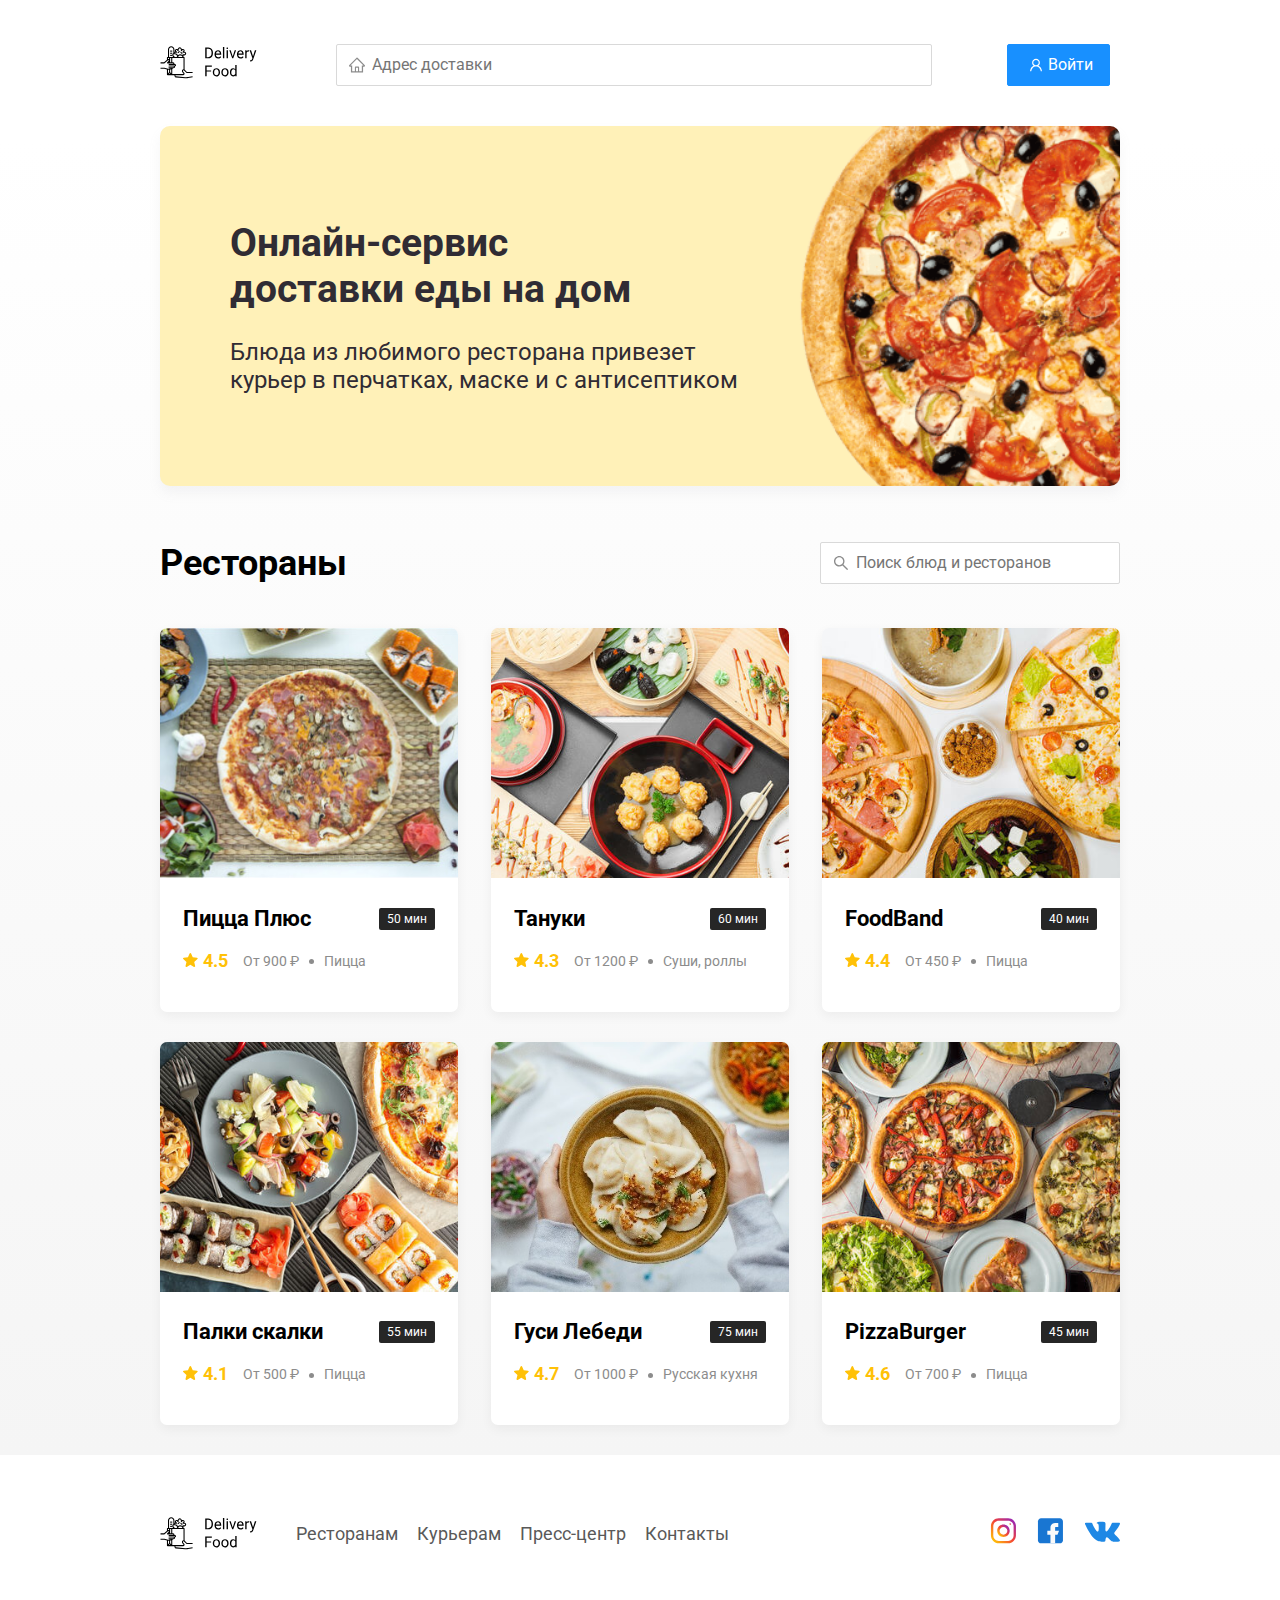
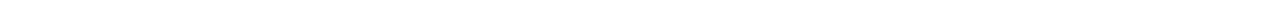
<file: index.html>
<!DOCTYPE html>
<html lang="ru">

<head>
	<meta charset="UTF-8" />
	<meta name="viewport" content="width=device-width, initial-scale=1.0" />
	<title>Delivery Food — доставка еды на дом</title>
	<link href="https://fonts.googleapis.com/css?family=Roboto:400,700&display=swap&subset=cyrillic" rel="stylesheet" />
	<link rel="stylesheet" href="css/normalize.css" />
	<link rel="stylesheet" href="css/style.css" />
	<script src="./js/auth.js" defer></script>
	<script src="./js/partners.js" defer></script>
	<script src="./js/cart.js" defer></script>
</head>

<body>
	<div class="container">
		<header class="header">
			<a class="logo">
				<img src="img/icon/logo.svg" alt="Logo" />
			</a>
			<label class="address">
				<input type="text" class="input input-address" placeholder="Адрес доставки" />
			</label>
			<div class="buttons">
				<span class="user-name"></span>
				<button class="button button-primary button-auth">
					<span class="button-auth-svg"></span>
					<span class="button-text">Войти</span>
				</button>
				<button class="button button-cart" id="cart-button">
					<span class="button-cart-svg"></span>
					<span class="button-text">Корзина</span>
				</button>
				<button class="button button-primary button-out">
					<span class="button-text">Выйти</span>
					<span class="button-out-svg"></span>
				</button>
			</div>
		</header>
	</div>
	<!-- /.container  -->

	<main class="main">
		<div class="container">
			<section class="container-promo">
				<section class="promo pizza">
					<h1 class="promo-title">Онлайн-сервис <br />доставки еды на дом</h1>
					<p class="promo-text">
						Блюда из любимого ресторана привезет курьер в перчатках, маске и с антисептиком
					</p>
				</section>
				<!-- <section class="promo kebab">
					<h1 class="promo-title">Шашлыки на майские <br> со скидкой 35%</h1>
					<p class="promo-text">
						Закажите шашлыки в любом ресторане до 10 мая и получите скидку по промокоду OMAGAD
					</p>
				</section>
				<section class="promo vegetables">
					<h1 class="promo-title">Скидка 20% на всю еду <br> по промокоду LOVE.JS</h1>
					<p class="promo-text">
						Блюдо из ресторана привезут вместе с двумя подарочными книгами по фронтенду
					</p>
				</section>
				<section class="promo sushi">
					<h1 class="promo-title">Сеты со скидкой до 30% <br> в ресторанах</h1>
					<p class="promo-text">
						Скидки на сеты до 30 мая по промокоду DADADA
					</p>
				</section> -->
			</section>
			<section class="restaurants">
				<div class="section-heading">
					<h2 class="section-title">Рестораны</h2>
					<label class="search">
						<input type="text" class="input input-search" placeholder="Поиск блюд и ресторанов" />
					</label>
				</div>
				<div class="cards cards-restaurants">

				</div>
				<!-- /.cards -->
			</section>
		</div>
		<!-- /.container -->
	</main>

	<footer class="footer">
		<div class="container">
			<div class="footer-block">
				<img src="img/icon/logo.svg" alt="logo" class="logo footer-logo" />
				<nav class="footer-nav">
					<a href="#" class="footer-link">Ресторанам </a>
					<a href="#" class="footer-link">Курьерам</a>
					<a href="#" class="footer-link">Пресс-центр</a>
					<a href="#" class="footer-link">Контакты</a>
				</nav>
				<div class="social-links">
					<a href="#" class="social-link"><img src="img/social/instagram.svg" alt="instagram" /></a>
					<a href="#" class="social-link"><img src="img/social/fb.svg" alt="facebook" /></a>
					<a href="#" class="social-link"><img src="img/social/vk.svg" alt="vk" /></a>
				</div>
				<!-- /.social-links -->
			</div>
			<!-- /.footer-block -->
		</div>
	</footer>

	<div class="modal modal-cart">
		<div class="modal-dialog">
			<div class="modal-header">
				<h3 class="modal-title">Корзина</h3>
				<button class="close">&times;</button>
			</div>
			<!-- /.modal-header -->
			<div class="modal-body">
				<div class="food-row">
					<span class="food-name">Ролл угорь стандарт</span>
					<strong class="food-price">250 ₽</strong>
					<div class="food-counter">
						<button class="counter-button">-</button>
						<span class="counter">1</span>
						<button class="counter-button">+</button>
					</div>
				</div>
				<!-- /.foods-row -->
				<div class="food-row">
					<span class="food-name">Ролл угорь стандарт</span>
					<strong class="food-price">250 ₽</strong>
					<div class="food-counter">
						<button class="counter-button">-</button>
						<span class="counter">1</span>
						<button class="counter-button">+</button>
					</div>
				</div>
				<!-- /.foods-row -->
				<div class="food-row">
					<span class="food-name">Ролл угорь стандарт</span>
					<strong class="food-price">250 ₽</strong>
					<div class="food-counter">
						<button class="counter-button">-</button>
						<span class="counter">1</span>
						<button class="counter-button">+</button>
					</div>
				</div>
				<!-- /.foods-row -->
				<div class="food-row">
					<span class="food-name">Ролл угорь стандарт</span>
					<strong class="food-price">250 ₽</strong>
					<div class="food-counter">
						<button class="counter-button">-</button>
						<span class="counter">1</span>
						<button class="counter-button">+</button>
					</div>
				</div>
				<!-- /.foods-row -->
			</div>
			<!-- /.modal-body -->
			<div class="modal-footer">
				<span class="modal-pricetag">1250 ₽</span>
				<div class="footer-buttons">
					<button class="button button-primary">Оформить заказ</button>
					<button class="button clear-cart">Отмена</button>
				</div>
			</div>
			<!-- /.modal-footer -->
		</div>
		<!-- /.modal-dialog -->
	</div>

	<div class="modal-auth">
		<div class="modal-dialog modal-dialog-auth">
			<button class="close-auth">&times;</button>
			<form id="logInForm">
				<fieldset class="modal-body">
					<legend class="modal-title">Авторизация</legend>
					<label class="label-auth">
						<span>Логин</span>
						<input id="login" type="text">
					</label>
					<label class="label-auth">
						<span>Пароль</span>
						<input id="password" type="password">
					</label>
				</fieldset>
				<!-- /.modal-body -->
				<div class="modal-footer">
					<div class="footer-buttons">
						<button class="button button-primary button-login" type="submit">Войти</button>
					</div>
				</div>
			</form>
			<!-- /.modal-footer -->
		</div>
		<!-- /.modal-dialog -->
	</div>
</body>

</html>
</file>
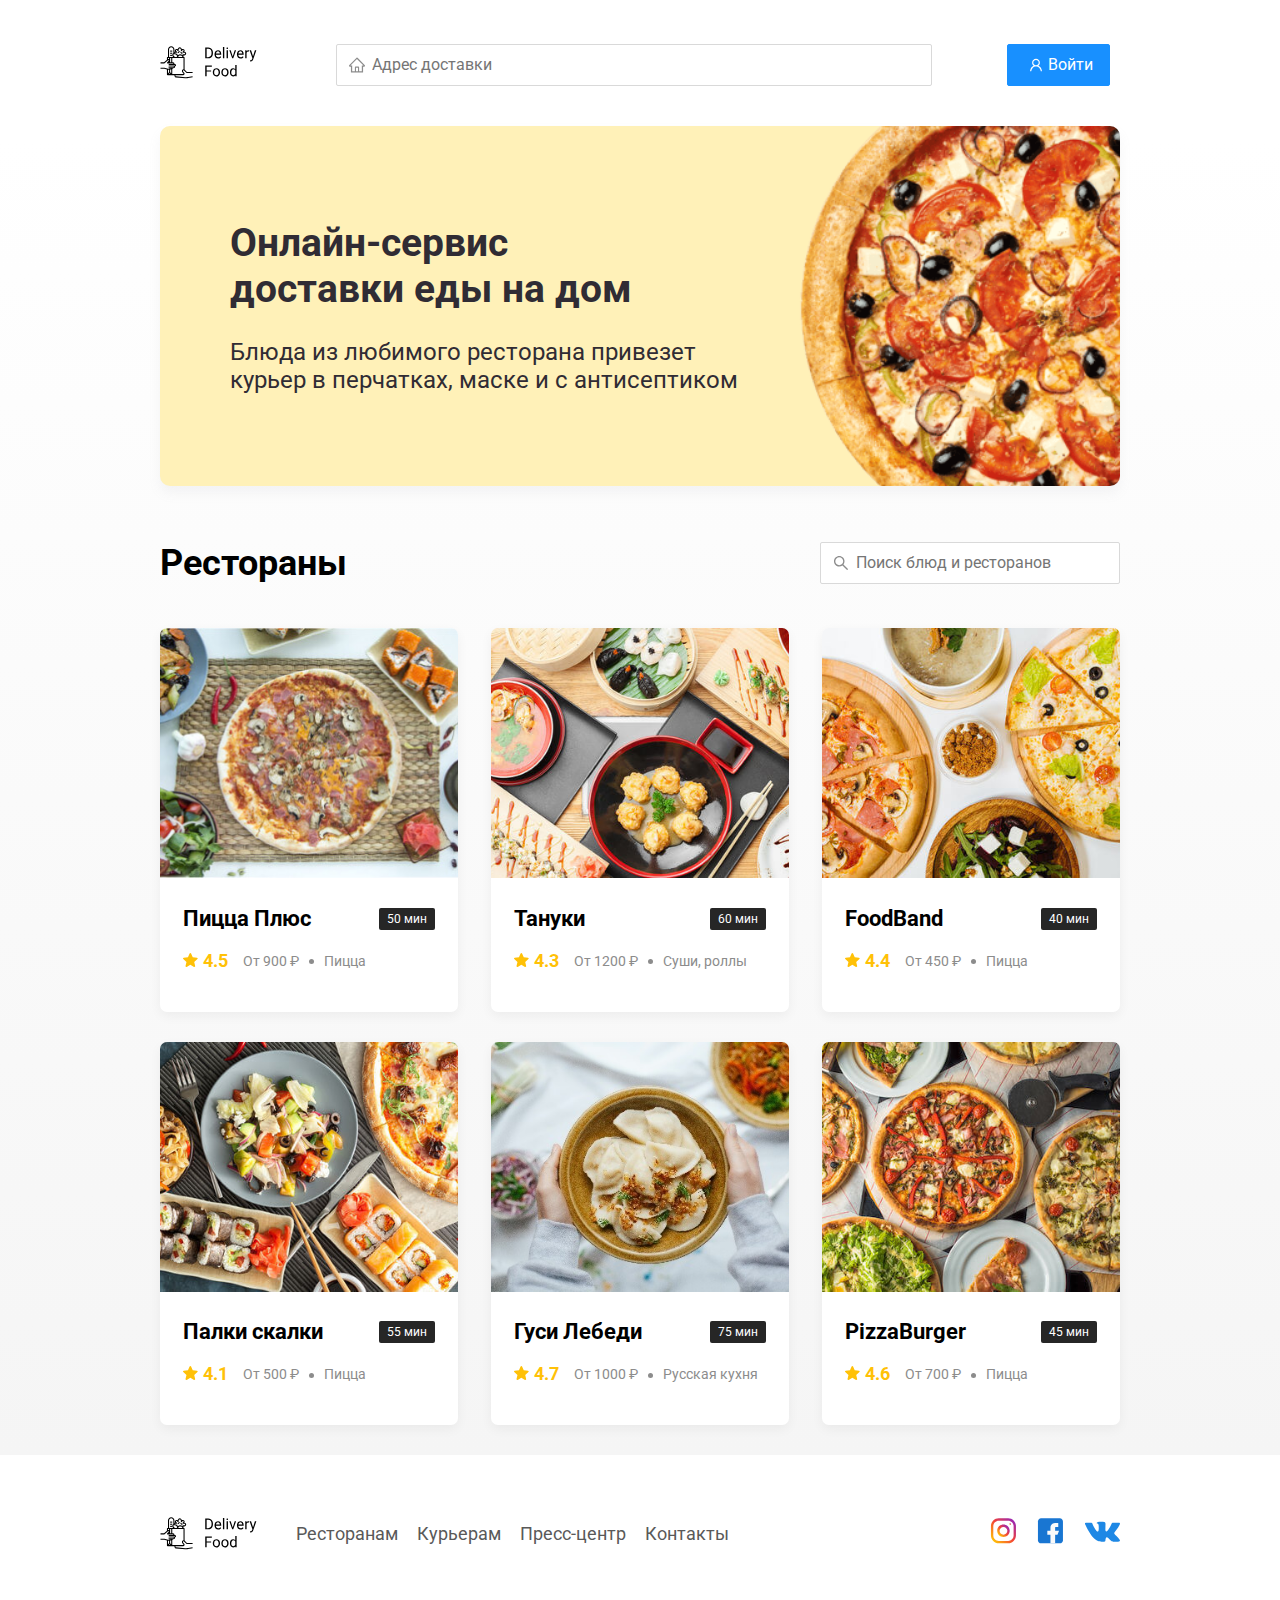
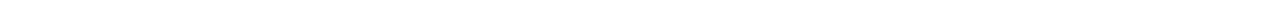
<file: restaurant.html>
<!DOCTYPE html>
<html lang="ru">

<head>
	<meta charset="UTF-8" />
	<meta name="viewport" content="width=device-width, initial-scale=1.0" />
	<title>PizzaBurger — доставка еды на дом</title>
	<link href="https://fonts.googleapis.com/css?family=Roboto:400,700&display=swap&subset=cyrillic" rel="stylesheet" />
	<link rel="stylesheet" href="css/normalize.css" />
	<link rel="stylesheet" href="css/style.css" />
	<script src="./js/auth.js" defer></script>
	<script src="./js/menu.js" defer></script>
	<script src="./js/cart.js" defer></script>
</head>

<body>
	<div class="container">
		<header class="header">
			<a href="index.html" class="logo">
				<img src="img/icon/logo.svg" alt="Logo" />
			</a>
			<label class="address">
				<input type="text" class="input input-address" placeholder="Адрес доставки" />
			</label>
			<div class="buttons">
				<span class="user-name"></span>
				<button class="button button-primary button-auth">
					<span class="button-auth-svg"></span>
					<span class="button-text">Войти</span>
				</button>
				<button class="button button-cart" id="cart-button">
					<span class="button-cart-svg"></span>
					<span class="button-text">Корзина</span>
				</button>
				<button class="button button-primary button-out">
					<span class="button-text">Выйти</span>
					<span class="button-out-svg"></span>
				</button>
			</div>
		</header>
	</div>
	<!-- /.container  -->

	<main class="main">
		<div class="container">
			<section class="menu">
				<div class="section-heading">
					<h2 class="section-title restaurant-title">Пицца Плюс</h2>
					<div class="card-info">
						<div class="rating">
							4.5
						</div>
						<div class="price">От 900 ₽</div>
						<div class="category">Пицца</div>
					</div>
					<!-- /.card-info -->
				</div>
				<div class="cards cards-menu">

				</div>
				<!-- /.cards -->
			</section>
		</div>
		<!-- /.container -->
	</main>

	<footer class="footer">
		<div class="container">
			<div class="footer-block">
				<img src="img/icon/logo.svg" alt="logo" class="logo footer-logo" />
				<nav class="footer-nav">
					<a href="#" class="footer-link">Ресторанам </a>
					<a href="#" class="footer-link">Курьерам</a>
					<a href="#" class="footer-link">Пресс-центр</a>
					<a href="#" class="footer-link">Контакты</a>
				</nav>
				<div class="social-links">
					<a href="#" class="social-link"><img src="img/social/instagram.svg" alt="instagram" /></a>
					<a href="#" class="social-link"><img src="img/social/fb.svg" alt="facebook" /></a>
					<a href="#" class="social-link"><img src="img/social/vk.svg" alt="vk" /></a>
				</div>
				<!-- /.social-links -->
			</div>
			<!-- /.footer-block -->
		</div>
	</footer>

	<div class="modal modal-cart">
		<div class="modal-dialog">
			<div class="modal-header">
				<h3 class="modal-title">Корзина</h3>
				<button class="close">&times;</button>
			</div>
			<!-- /.modal-header -->
			<div class="modal-body">

			</div>
			<!-- /.modal-body -->
			<div class="modal-footer">
				<span class="modal-pricetag">1250 ₽</span>
				<div class="footer-buttons">
					<button class="button button-primary">Оформить заказ</button>
					<button class="button clear-cart">Отмена</button>
				</div>
			</div>
			<!-- /.modal-footer -->
		</div>
		<!-- /.modal-dialog -->
	</div>

	<div class="modal-auth">
		<div class="modal-dialog modal-dialog-auth">
			<button class="close-auth">&times;</button>
			<form id="logInForm">
				<fieldset class="modal-body">
					<legend class="modal-title">Авторизация</legend>
					<label class="label-auth">
						<span>Логин</span>
						<input id="login" type="text">
					</label>
					<label class="label-auth">
						<span>Пароль</span>
						<input id="password" type="password">
					</label>
				</fieldset>
				<!-- /.modal-body -->
				<div class="modal-footer">
					<div class="footer-buttons">
						<button class="button button-primary button-login" type="submit">Войти</button>
					</div>
				</div>
			</form>
			<!-- /.modal-footer -->
		</div>
		<!-- /.modal-dialog -->
	</div>
</body>

</html>
</file>
<file: css/style.css>
* {
    box-sizing: border-box;
}

body {
    font-family: "Roboto", sans-serif;
    padding-top: 44px;
}

a,
button {
    cursor: pointer;
    color: inherit;
}

.hide {
    display: none;
}

.container {
    max-width: 1200px;
    margin: auto;
}

.header {
    display: flex;
    align-items: center;
    justify-content: space-between;
    margin-bottom: 40px;
}

.input {
    background-color: #ffffff;
    border: 1px solid #d9d9d9;
    border-radius: 2px;
    font-size: 16px;
    line-height: 24px;
    padding: 8px 8px 8px 35px;
    background-repeat: no-repeat;
    background-position: left 11px center;
}

.address {
    flex: 0.8;
}

.input-address {
    width: 100%;
    background-image: url(../img/icon/home.svg);
}

.search {
    margin-left: auto;
}

.input-search {
    width: 300px;
    background-image: url(../img/icon/search.svg);

}

.buttons {
    display: flex;
    align-items: center;
}

.button {
    display: flex;
    align-items: center;
    padding: 8px 16px;
    background: #ffffff;
    border: 1px solid #d9d9d9;
    box-sizing: border-box;
    box-shadow: 0 0 2px rgba(0, 0, 0, 0.0015);
    border-radius: 2px;
    color: #595959;
    font-size: 16px;
    line-height: 24px;
}

.button:hover {
    background: #1890ff;
    border: 1px solid #1890ff;
    color: #fff;
}


.button-primary {
    background: #1890ff;
    border: 1px solid #1890ff;
    color: #fff;
    margin-right: 10px;
}

.button-primary:hover {
    background: #ffffff;
    border: 1px solid #d9d9d9;
    color: #595959;
}

.button-icon {
    margin-right: 6px;
}

.button-card-text {
    margin-right: 10px;
}

.button-auth {
    background-position: 20px 13px;
}

.button-primary .button-auth-svg {
    width: 24px;
    height: 24px;
    background-color: #fff;
    -webkit-mask: url("../img/icon/user.svg") no-repeat 50% 50%;
    mask: url("../img/icon/user.svg") no-repeat 50% 50%;
    background-repeat: no-repeat;
}

.button-primary:hover .button-auth-svg {
    background-color: #595959;
}

.button .button-cart-svg {
    width: 24px;
    height: 24px;
    background-color: #595959;
    -webkit-mask: url("../img/icon/shopping-cart.svg") no-repeat 50% 50%;
    mask: url("../img/icon/shopping-cart.svg") no-repeat 50% 50%;
    background-repeat: no-repeat;
}

.button-primary .button-cart-svg {
    background-color: #fff;
}

.button:hover .button-cart-svg {
    background-color: #fff;
}

.button-primary:hover .button-cart-svg {
    background-color: #595959;
}

.button-cart {
    display: none;
    margin: 0 5px;
}

.button-out {
    display: none;
    margin: 0 5px;
}

.user-name {
    display: none;
    margin-right: 20px;
    font-weight: bold;
    font-size: 18px;
}

.promo-slider {

    width: 600px;
    height: 300px;

}

.promo {
    box-shadow: 0 7px 12px rgba(158, 158, 163, 0.1);
    border-radius: 10px;
    padding: 68px 70px;
    margin-bottom: 56px;
}

.pizza {
    background: #fff1b8 url(../img/promo/pizza.png) no-repeat top -100px right -250px / 830px
}

.kebab {
    background: #D6E4FF url(../img/promo/kebab.png) no-repeat top 45px right 40px / 450px;
}

.vegetables {
    background: #FFF566 url(../img/promo/vegetables.png) no-repeat top 0 right 0 / 825px
}

.sushi {
    background: #FFF1F0 url(../img/promo/sushi.png) no-repeat top 10px right 15px / 500px
}

.promo-title {
    font-style: normal;
    font-weight: bold;
    font-size: 39px;
    line-height: 46px;
    color: #302c34;
}

.promo-text {
    font-style: normal;
    font-weight: normal;
    font-size: 24px;
    line-height: 28px;
    color: #302c34;
    max-width: 538px;
}

.main {
    background: linear-gradient(180deg, rgba(245, 245, 245, 0) 1.04%, #f5f5f5 100%);
}

.section-heading {
    display: flex;
    align-items: center;
    margin-bottom: 44px;
}

.section-title {
    font-style: normal;
    font-weight: bold;
    font-size: 36px;
    line-height: 42px;
    margin: 0 30px 0 0;
    color: #000000;
}

.cards {
    display: flex;
    align-items: flex-start;
    justify-content: space-between;
    flex-wrap: wrap;
}

.card {
    background: #ffffff;
    box-shadow: 0 4px 12px rgba(0, 0, 0, 0.05);
    border-radius: 7px;
    overflow: hidden;
    margin-bottom: 30px;
    flex-basis: 31%;
    text-decoration: none;

}

.card-restaurant {
    cursor: pointer
}

.card-image {
    width: 100%;
    height: 250px;
    object-fit: cover;
}


.card-text {
    padding: 20px 23px 35px;
    min-height: 275px;
    display: flex;
    flex-direction: column;
}



.restaurants .card-text {
    min-height: auto;
}

.card-heading {
    display: flex;
    align-items: center;
    justify-content: space-between;
    margin-bottom: 10px;
}

.card-title {
    margin: 0;
    font-style: normal;
    font-weight: bold;
    font-size: 22px;
    line-height: 32px;
}

.card-title-reg {
    font-weight: 400;
}

.card-tag {
    font-style: normal;
    font-weight: normal;
    font-size: 12px;
    line-height: 20px;
    color: #ffffff;
    background: #262626;
    border-radius: 2px;
    padding: 1px 8px;
}

.card-info {
    display: flex;
    align-items: center;
    flex-wrap: wrap;
}

.card-buttons {
    display: flex;
    margin-top: 24px;
    flex-grow: 1;
    align-items: flex-end;
}

.card-price-bold {
    font-weight: bold;
    font-size: 20px;
    line-height: 32px;
    margin-left: 30px;
}

.rating {
    background-image: url("../img/icon/rating.svg");
    background-repeat: no-repeat;
    background-position: 0 7px;
    padding-left: 20px;
    margin-right: 26px;
    color: #ffc107;
    font-weight: bold;
    font-size: 18px;
    line-height: 32px;
}

.price,
.category {
    color: #8c8c8c;
    font-size: 18px;
    line-height: 32px;
}

.price {
    margin-right: 10px;
}

.ingredients {
    color: #8c8c8c;
    font-size: 18px;
    line-height: 21px;
}

.category {
    text-overflow: ellipsis;
    overflow: hidden;
    white-space: nowrap;
    max-width: 150px;
}

.price:after {
    content: "";
    width: 5px;
    height: 5px;
    background-color: #8c8c8c;
    display: inline-block;
    vertical-align: middle;
    border-radius: 50%;
    margin-left: 10px;
}

.footer {
    padding: 60px 0;
}

.footer-block {
    display: flex;
    align-items: center;
    justify-content: space-between;
}

.footer-nav {
    margin-left: 35px;
    margin-right: auto;
}

.footer-link {
    display: inline-block;
    color: #595959;
    font-style: normal;
    font-weight: normal;
    font-size: 18px;
    line-height: 21px;
    text-decoration: none;
}

.footer-link:not(:last-child) {
    margin-right: 15px;
}

.social-links {
    display: flex;
    align-items: center;
}

.social-link:not(:last-child) {
    margin-right: 21px;
}

.modal {
    position: fixed;
    left: 0;
    top: 0;
    width: 100%;
    height: 100%;
    background: rgba(0, 0, 0, 0.4);
    display: none;
    z-index: 999;
}

.modal-auth {
    position: fixed;
    left: 0;
    top: 0;
    width: 100%;
    height: 100%;
    background: rgba(0, 0, 0, 0.4);
    display: none;
    z-index: 999;
}

.is-open {
    display: flex;
}

.modal-dialog {
    max-width: 780px;
    width: 95%;
    background: #ffffff;
    border-radius: 5px;
    margin: auto;
    padding: 40px 45px;
}

.modal-dialog input::placeholder{
    color: red;
}

.modal-dialog-auth {
    width: auto;
    position: relative;
}

.label-auth {
    display: block;
    margin: 30px;
}

.label-auth span {
    width: 80px;
    display: inline-block;
}

.modal-header {
    display: flex;
    align-items: center;
    justify-content: space-between;
    margin-bottom: 45px;
}

.modal-title {
    margin: 0;
    font-weight: bold;
    font-size: 36px;
    line-height: 42px;
}

.close {
    font-size: 36px;
    border: none;
    background-color: transparent;
}

.close-auth {
    font-size: 36px;
    border: none;
    background-color: transparent;
    position: absolute;
    top: 10px;
    right: 20px;
}

.modal-body {
    margin-bottom: 22px;
}

.food-row {
    display: flex;
    align-items: flex-start;
    justify-content: space-between;
    padding-bottom: 8px;
    border-bottom: 1px solid #d9d9d9;
    margin-bottom: 15px;
}

.food-name {
    font-weight: normal;
    font-size: 18px;
    line-height: 32px;
}

.food-price {
    margin-left: auto;
    margin-right: 47px;
    font-weight: bold;
    font-size: 20px;
    line-height: 32px;
}

.food-counter {
    display: flex;
    align-items: center;
}

.counter-button {
    display: flex;
    align-items: center;
    justify-content: center;
    width: 39px;
    height: 32px;
    background: #ffffff;
    border: 1px solid #40a9ff;
    box-sizing: border-box;
    border-radius: 2px;
    font-weight: normal;
    font-size: 14px;
    line-height: 22px;
    color: #40a9ff;
}

.counter-button:hover {
    background: #40a9ff;
    border: 1px solid #ffffff;
    color: #ffffff;
}

.counter {
    font-size: 16px;
    line-height: 24px;
    margin-left: 10px;
    margin-right: 10px;
}

.modal-footer {
    display: flex;
    align-items: center;
    justify-content: space-between;
}

.modal-auth .modal-footer {
    justify-content: flex-end;
}

.footer-buttons {
    display: flex;
    align-items: center;
}

.modal-pricetag {
    background: #262626;
    border-radius: 5px;
    color: #ffffff;
    padding: 15px 20px;
    font-size: 20px;
    line-height: 23px;
}

@media (max-width: 1366px) {
    .container {
        max-width: 960px;
    }

    .pizza {
        background-position: center right -300px;
        background-size: 750px;
    }


    .kebab {
        background-position: top -5px right -93px;
        background-size: 530px;
    }

    .vegetables {
        background-position: top 0 right -93px;
        background-size: 820px;
    }

    .sushi {
        background-position: center right -90px;
    }

    .rating {
        margin-right: 15px;
    }

    .category,
    .price {
        font-size: 14px;
    }
}

@media (max-width: 992px) {
    .container {
        max-width: 750px;
    }



    .pizza {
        padding: 50px;
        background-size: 500px;
        background-position: center right -200px;
    }


    .kebab {
        background-position: top 55px right -100px;
        background-size: 385px;
    }

    .vegetables {
        background-position: top 0 right -280px;
        background-size: 810px;
    }

    .sushi {
        background-position: top 30px right -175px;
    }



    .promo-text {
        font-size: 18px;
        max-width: 400px;
    }

    .card {
        flex-basis: 49%;
    }

    .footer-link {
        font-size: 16px;
    }
}

@media (max-width: 768px) {
    .container {
        max-width: 560px;
    }

    .card-info {
        flex-wrap: wrap;
    }

    .card .rating {
        flex-basis: 100%;
    }

    .card-title {
        font-size: 18px;
    }

    .card-text {
        min-height: 290px;
    }

    .card-price-bold {
        margin-left: 20px;
    }


    .pizza {
        background-size: 400px;
        background-position: bottom 50px right -200px;
    }


    .kebab {
        background-position: top -5px right -74px;
        background-size: 300px;
    }

    .vegetables {
        background-position: top 0 right -240px;
        background-size: 702px;
    }

    .sushi {
        background-position: top -24px right -75px;
        background-size: 302px;
    }

    .promo-title {
        font-size: 24px;
        line-height: 1.4;
    }

    .promo-text {
        margin-top: 0;
    }
}

@media (max-width: 578px) {
    .container {
        width: 90%;
    }

    .address {
        min-width: 100%;
        order: 1;
    }

    .header {
        flex-wrap: wrap;
    }

    .input-address {
        margin-top: 15px;
        order: 5;
        flex: 1;
    }

    .promo {
        background-image: none;
    }

    .promo-title {
        margin-bottom: 10px;
    }

    .section-title {
        font-size: 20px;
    }

    .card {
        flex-basis: 100%;
    }

    .card-text {
        min-height: auto;
    }

    .card-image {
        width: 100%;
    }

    .footer {
        padding: 30px 0;
    }

    .footer-block {
        align-items: flex-start;
    }

    .footer-nav {
        margin-left: 0;
        margin-right: 0;
        order: 0;
        display: flex;
        flex-direction: column;
    }

    .footer-logo {
        margin-right: 15px;
        order: 1;
    }

    .social-links {
        order: 2;
    }
}

@media (max-width: 480px) {
    .button-text {
        display: none;
    }

    .button-icon {
        margin: 0;
    }

    .user-name {
        margin: 10px;

    }

    .buttons {
        flex-wrap: wrap;
        margin-left: auto;
    }

    .button {
        min-height: 40px;
        padding: 5px 12px;

    }

    .button-out-svg {
        width: 24px;
        height: 24px;
        background-color: #fff;
        -webkit-mask: url(../img/icon/logout.svg) no-repeat 50% 50%;
        mask: url(../img/icon/logout.svg) no-repeat 50% 50%;
        background-repeat: no-repeat;
        -webkit-mask-size: 20px;
        mask-size: 20px;
    }

    .promo {
        padding: 20px;
    }

    .section-heading {
        flex-wrap: wrap;
    }

    .footer-block {
        flex-wrap: wrap;
        flex-direction: column;
        align-items: center;
    }

    .footer-logo {
        order: 0;
        margin-bottom: 20px;
    }

    .footer-nav {
        margin-bottom: 20px;
        text-align: center;
    }

    .footer-link:not(:last-child) {
        margin-right: 0;
    }
}
</file>
